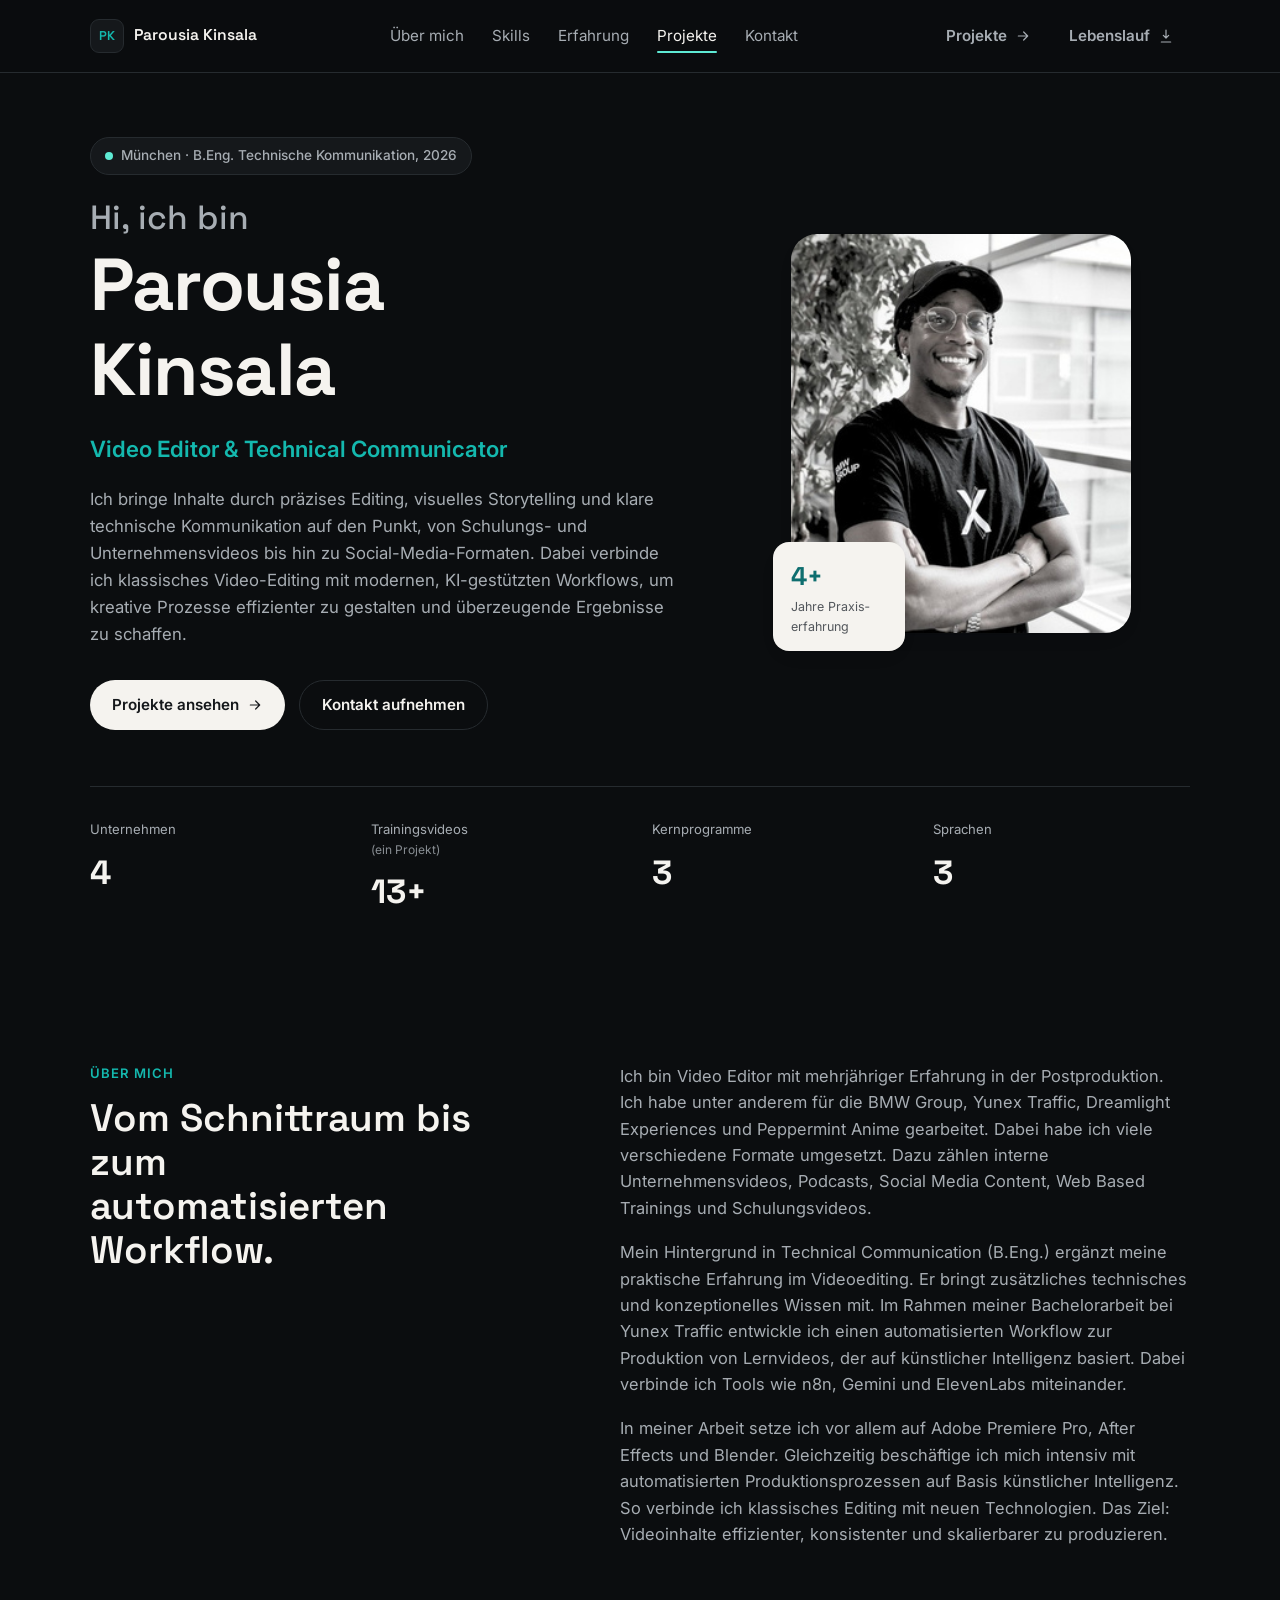
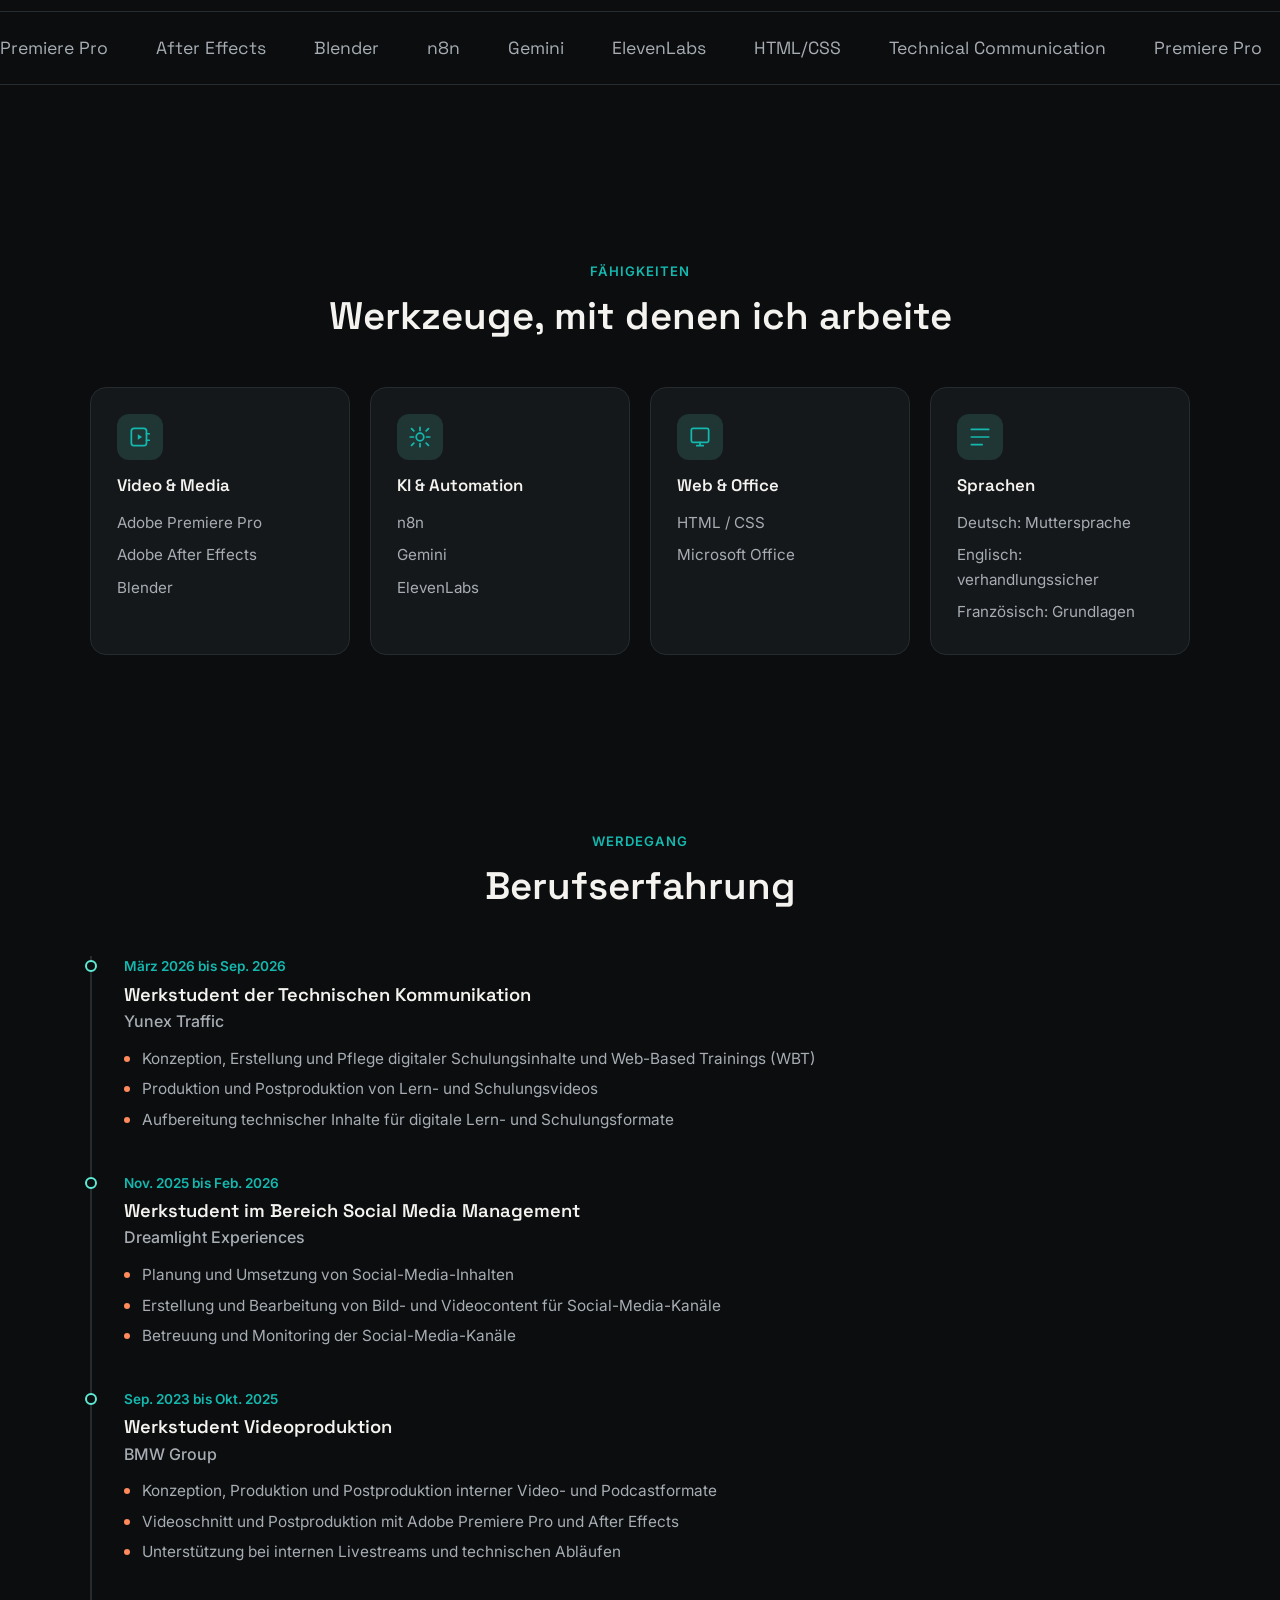
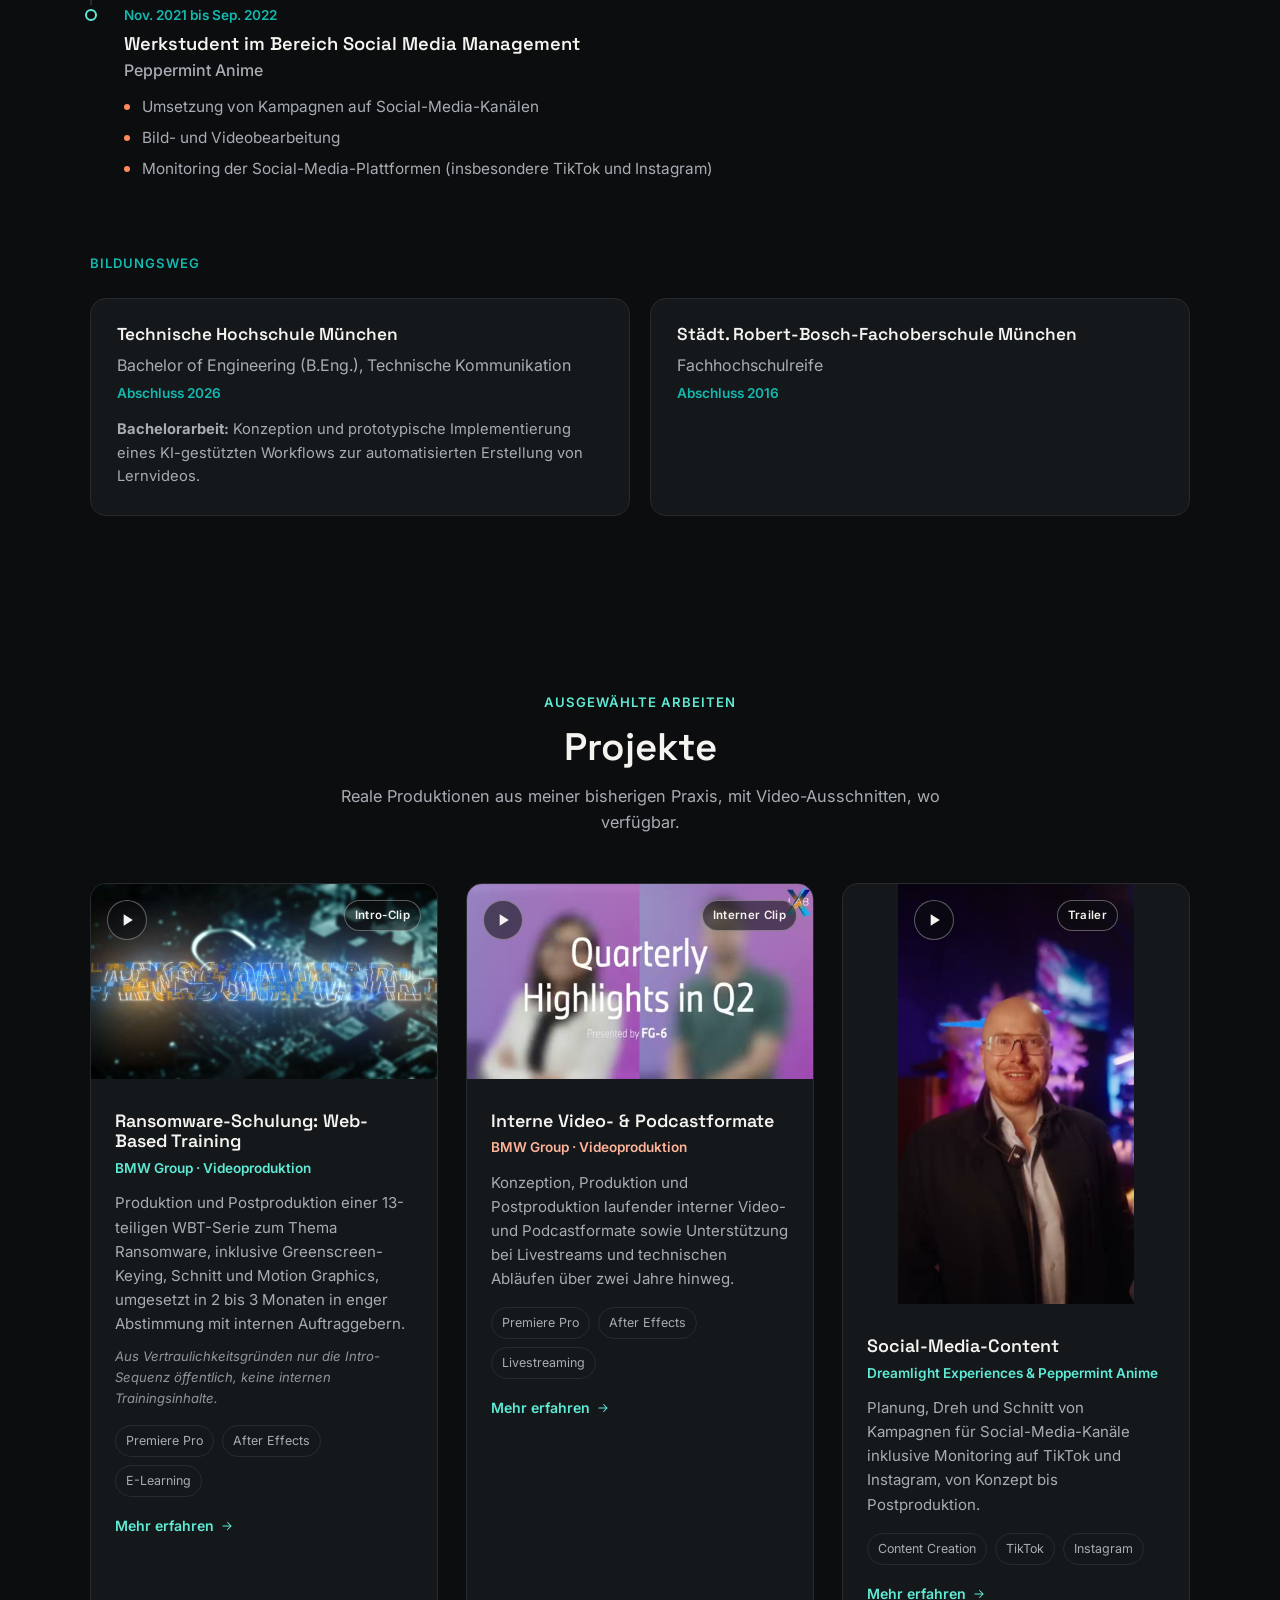
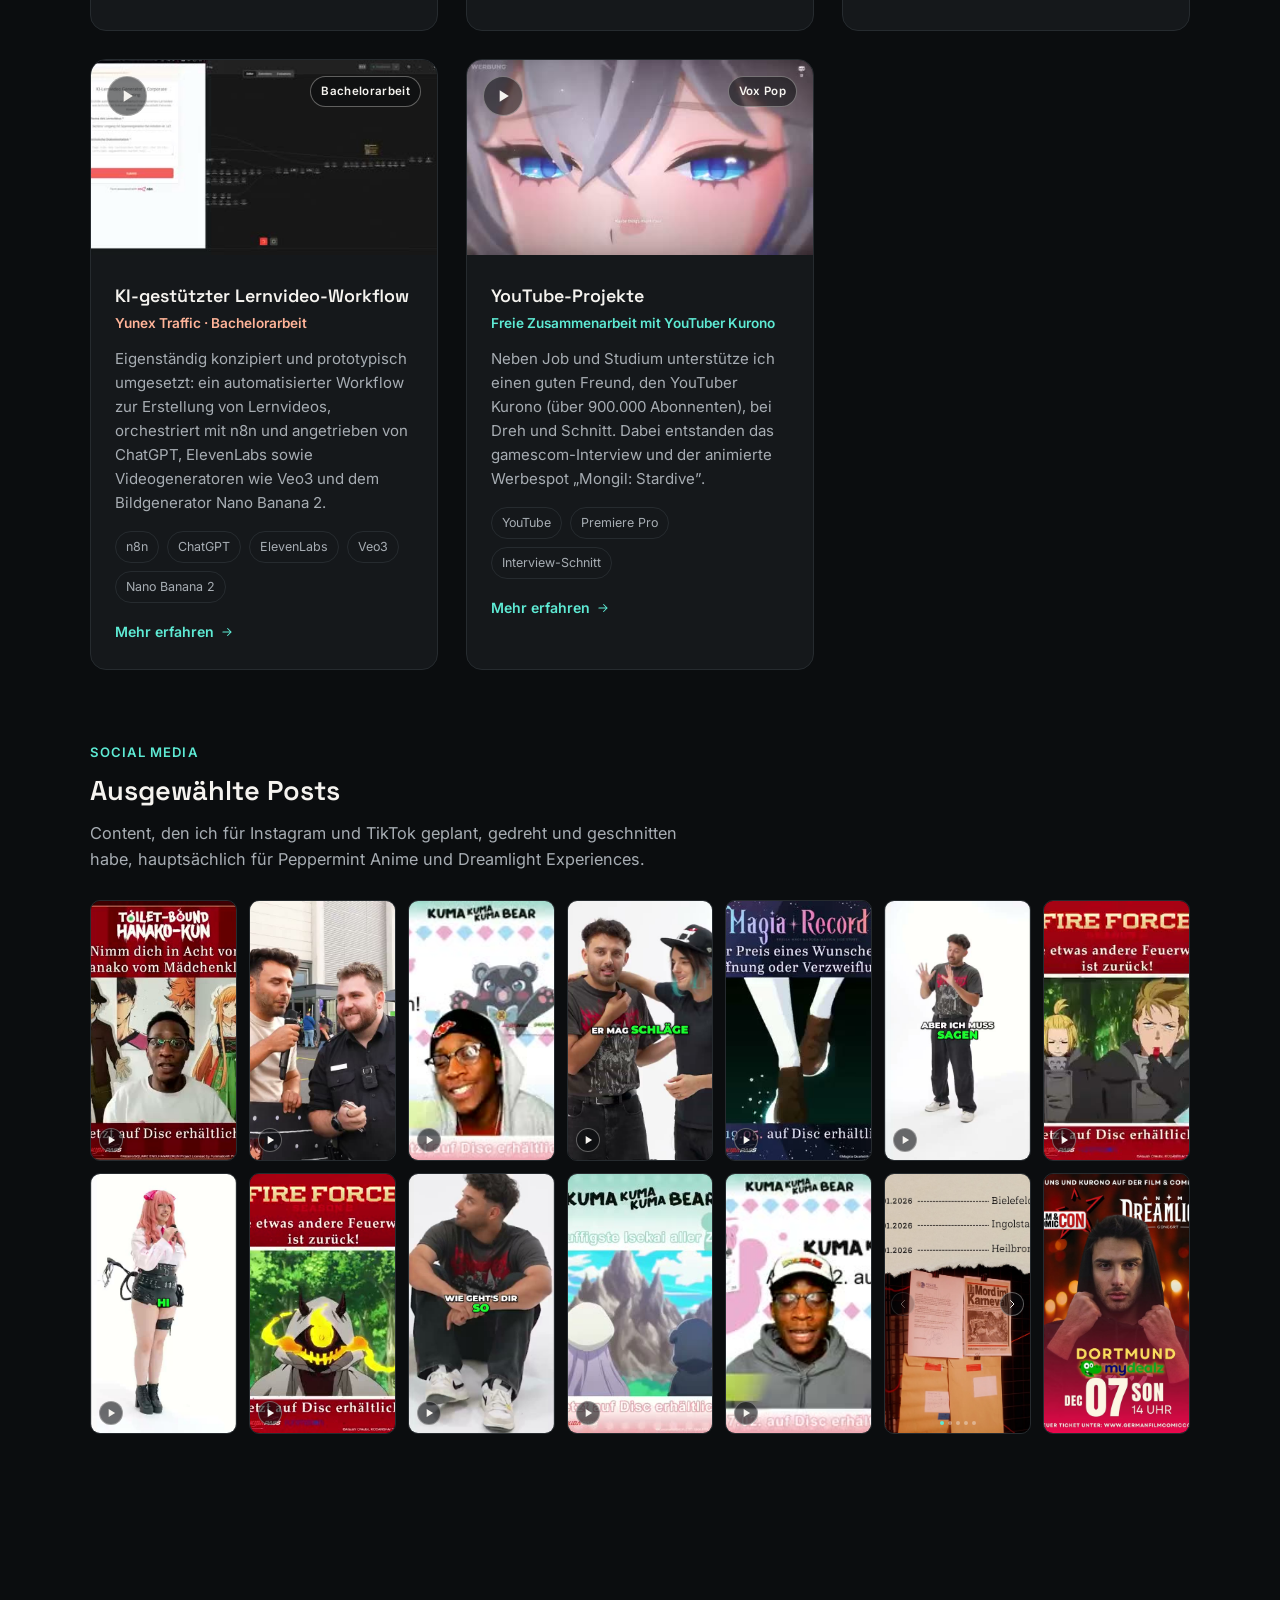
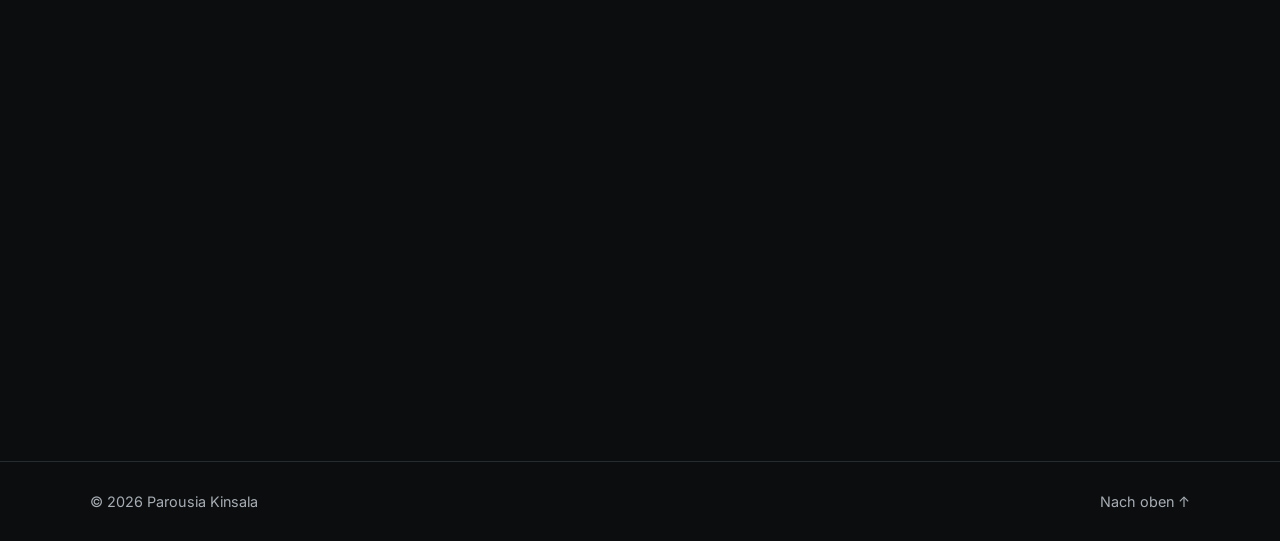
<file: index.html>
<!doctype html>
<html lang="de">
<head>
  <meta charset="UTF-8">
  <meta name="viewport" content="width=device-width, initial-scale=1">
  <title>Parousia Kinsala · Video Editor &amp; Technical Communication</title>
  <meta name="description" content="Portfolio von Parousia Kinsala: Video Editor &amp; Technical Communication Specialist aus München. Schulungsvideos, Social Media Content und KI-gestützte Videoproduktions-Workflows.">
  <link rel="icon" type="image/svg+xml" href="assets/img/favicon.svg">
  <meta name="theme-color" content="#0b0d0f">
  <link rel="preconnect" href="https://fonts.googleapis.com">
  <link rel="preconnect" href="https://fonts.gstatic.com" crossorigin>
  <link href="https://fonts.googleapis.com/css2?family=Space+Grotesk:wght@500;600;700&family=Inter:wght@400;500;600&display=swap" rel="stylesheet">
  <link rel="stylesheet" href="css/styles.css">
</head>
<body>
  <a class="skip-link" href="#main">Zum Inhalt springen</a>

  <header class="site-header">
    <div class="wrap header-inner">
      <a class="logo" href="#top" aria-label="Zum Seitenanfang">
        <span class="logo-mark" aria-hidden="true">PK</span>
        <span class="logo-name">Parousia Kinsala</span>
      </a>

      <nav class="main-nav" id="main-nav" aria-label="Hauptnavigation">
        <ul>
          <li><a href="#about">Über mich</a></li>
          <li><a href="#skills">Skills</a></li>
          <li><a href="#experience">Erfahrung</a></li>
          <li><a href="#projects">Projekte</a></li>
          <li><a href="#contact">Kontakt</a></li>
        </ul>
      </nav>

      <div class="header-actions">
        <a class="btn btn-ghost header-projects-btn" href="#projects">
          Projekte
          <svg class="icon" width="16" height="16" viewBox="0 0 24 24" fill="none" aria-hidden="true"><path d="M5 12h14m0 0-6-6m6 6-6 6" stroke="currentColor" stroke-width="1.8" stroke-linecap="round" stroke-linejoin="round"/></svg>
        </a>
        <a class="btn btn-ghost" href="assets/cv/Lebenslauf-Parousia-Kinsala.pdf" download>
          Lebenslauf
          <svg class="icon" width="16" height="16" viewBox="0 0 24 24" fill="none" aria-hidden="true"><path d="M12 3v12m0 0-4-4m4 4 4-4M5 21h14" stroke="currentColor" stroke-width="1.8" stroke-linecap="round" stroke-linejoin="round"/></svg>
        </a>
        <button class="nav-toggle" id="nav-toggle" aria-expanded="false" aria-controls="main-nav" aria-label="Menü öffnen">
          <span></span><span></span><span></span>
        </button>
      </div>
    </div>
  </header>

  <main id="main">

    <!-- HERO -->
    <section class="hero" id="top">
      <div class="wrap hero-grid">
        <div class="hero-copy" data-reveal>
          <p class="eyebrow">
            <span class="dot" aria-hidden="true"></span>
            München · B.Eng. Technische Kommunikation, 2026
          </p>
          <h1 class="hero-title">
            Hi, ich bin<br>
            <span class="hero-name">Parousia<br>Kinsala</span>
          </h1>
          <p class="hero-role">Video Editor &amp; Technical&nbsp;Communicator</p>
          <p class="hero-text">
            Ich bringe Inhalte durch präzises Editing, visuelles Storytelling und klare technische
            Kommunikation auf den Punkt, von Schulungs- und Unternehmensvideos bis hin zu
            Social-Media-Formaten. Dabei verbinde ich klassisches Video-Editing mit modernen,
            KI-gestützten Workflows, um kreative Prozesse effizienter zu gestalten und überzeugende
            Ergebnisse zu schaffen.
          </p>
          <div class="hero-actions">
            <a class="btn btn-primary" href="#projects">
              Projekte ansehen
              <svg class="icon" width="16" height="16" viewBox="0 0 24 24" fill="none" aria-hidden="true"><path d="M5 12h14m0 0-6-6m6 6-6 6" stroke="currentColor" stroke-width="1.8" stroke-linecap="round" stroke-linejoin="round"/></svg>
            </a>
            <a class="btn btn-outline" href="#contact">Kontakt aufnehmen</a>
          </div>
        </div>

        <div class="hero-media" data-reveal>
          <div class="hero-photo-frame">
            <img src="assets/img/profile.jpg" alt="Porträt von Parousia Kinsala" width="480" height="560" loading="eager">
          </div>
          <div class="hero-badge">
            <span class="hero-badge-num">4+</span>
            <span class="hero-badge-label">Jahre Praxis&shy;erfahrung</span>
          </div>
        </div>
      </div>

      <div class="wrap">
        <dl class="stats-row" data-reveal>
          <div class="stat">
            <dt>Unternehmen</dt>
            <dd>4</dd>
          </div>
          <div class="stat">
            <dt>Trainingsvideos <span class="stat-sub">(ein Projekt)</span></dt>
            <dd>13+</dd>
          </div>
          <div class="stat">
            <dt>Kernprogramme</dt>
            <dd>3</dd>
          </div>
          <div class="stat">
            <dt>Sprachen</dt>
            <dd>3</dd>
          </div>
        </dl>
      </div>
    </section>

    <!-- ABOUT -->
    <section class="section" id="about">
      <div class="wrap about-grid">
        <div class="section-heading" data-reveal>
          <p class="kicker">Über mich</p>
          <h2>Vom Schnittraum bis zum <br>automatisierten Workflow.</h2>
        </div>
        <div class="about-copy" data-reveal>
          <p>
            Ich bin Video Editor mit mehrjähriger Erfahrung in der Postproduktion. Ich habe unter
            anderem für die BMW Group, Yunex Traffic, Dreamlight Experiences und Peppermint Anime
            gearbeitet. Dabei habe ich viele verschiedene Formate umgesetzt. Dazu zählen interne
            Unternehmensvideos, Podcasts, Social Media Content, Web Based Trainings und
            Schulungsvideos.
          </p>
          <p>
            Mein Hintergrund in Technical Communication (B.Eng.) ergänzt meine praktische Erfahrung
            im Videoediting. Er bringt zusätzliches technisches und konzeptionelles Wissen mit. Im
            Rahmen meiner Bachelorarbeit bei Yunex Traffic entwickle ich einen automatisierten
            Workflow zur Produktion von Lernvideos, der auf künstlicher Intelligenz basiert. Dabei
            verbinde ich Tools wie n8n, Gemini und ElevenLabs miteinander.
          </p>
          <p>
            In meiner Arbeit setze ich vor allem auf Adobe Premiere Pro, After Effects und Blender.
            Gleichzeitig beschäftige ich mich intensiv mit automatisierten Produktionsprozessen auf
            Basis künstlicher Intelligenz. So verbinde ich klassisches Editing mit neuen
            Technologien. Das Ziel: Videoinhalte effizienter, konsistenter und skalierbarer zu
            produzieren.
          </p>
        </div>
      </div>

      <div class="marquee" aria-hidden="true">
        <div class="marquee-track">
          <span>Premiere&nbsp;Pro</span><span>After&nbsp;Effects</span><span>Blender</span><span>n8n</span><span>Gemini</span><span>ElevenLabs</span><span>HTML/CSS</span><span>Technical&nbsp;Communication</span>
          <span>Premiere&nbsp;Pro</span><span>After&nbsp;Effects</span><span>Blender</span><span>n8n</span><span>Gemini</span><span>ElevenLabs</span><span>HTML/CSS</span><span>Technical&nbsp;Communication</span>
        </div>
      </div>
    </section>

    <!-- SKILLS -->
    <section class="section" id="skills">
      <div class="wrap">
        <div class="section-heading center" data-reveal>
          <p class="kicker">Fähigkeiten</p>
          <h2>Werkzeuge, mit denen ich arbeite</h2>
        </div>

        <div class="skills-grid" data-reveal>
          <article class="skill-card">
            <div class="skill-icon" aria-hidden="true">
              <svg width="26" height="26" viewBox="0 0 24 24" fill="none"><path d="M4 6.5A2.5 2.5 0 0 1 6.5 4h9A2.5 2.5 0 0 1 18 6.5v11a2.5 2.5 0 0 1-2.5 2.5h-9A2.5 2.5 0 0 1 4 17.5v-11Z" stroke="currentColor" stroke-width="1.6"/><path d="M10 9.5v5l4-2.5-4-2.5Z" fill="currentColor"/><path d="M18 9h2.5M18 15h2.5" stroke="currentColor" stroke-width="1.6" stroke-linecap="round"/></svg>
            </div>
            <h3>Video &amp; Media</h3>
            <ul>
              <li>Adobe Premiere Pro</li>
              <li>Adobe After Effects</li>
              <li>Blender</li>
            </ul>
          </article>

          <article class="skill-card">
            <div class="skill-icon" aria-hidden="true">
              <svg width="26" height="26" viewBox="0 0 24 24" fill="none"><path d="M12 3v3M12 18v3M4.2 4.2l2.1 2.1M17.7 17.7l2.1 2.1M3 12h3M18 12h3M4.2 19.8l2.1-2.1M17.7 6.3l2.1-2.1" stroke="currentColor" stroke-width="1.6" stroke-linecap="round"/><circle cx="12" cy="12" r="3.5" stroke="currentColor" stroke-width="1.6"/></svg>
            </div>
            <h3>KI &amp; Automation</h3>
            <ul>
              <li>n8n</li>
              <li>Gemini</li>
              <li>ElevenLabs</li>
            </ul>
          </article>

          <article class="skill-card">
            <div class="skill-icon" aria-hidden="true">
              <svg width="26" height="26" viewBox="0 0 24 24" fill="none"><path d="M4 5.5A1.5 1.5 0 0 1 5.5 4h13A1.5 1.5 0 0 1 20 5.5v10a1.5 1.5 0 0 1-1.5 1.5h-13A1.5 1.5 0 0 1 4 15.5v-10Z" stroke="currentColor" stroke-width="1.6"/><path d="M9 20h6M12 17v3" stroke="currentColor" stroke-width="1.6" stroke-linecap="round"/></svg>
            </div>
            <h3>Web &amp; Office</h3>
            <ul>
              <li>HTML / CSS</li>
              <li>Microsoft Office</li>
            </ul>
          </article>

          <article class="skill-card">
            <div class="skill-icon" aria-hidden="true">
              <svg width="26" height="26" viewBox="0 0 24 24" fill="none"><path d="M4 5h16M4 12h16M4 19h10" stroke="currentColor" stroke-width="1.6" stroke-linecap="round"/></svg>
            </div>
            <h3>Sprachen</h3>
            <ul>
              <li>Deutsch: Muttersprache</li>
              <li>Englisch: verhandlungssicher</li>
              <li>Französisch: Grundlagen</li>
            </ul>
          </article>
        </div>
      </div>
    </section>

    <!-- EXPERIENCE -->
    <section class="section" id="experience">
      <div class="wrap">
        <div class="section-heading center" data-reveal>
          <p class="kicker">Werdegang</p>
          <h2>Berufserfahrung</h2>
        </div>

        <ol class="timeline" data-reveal>
          <li class="timeline-item">
            <div class="timeline-marker" aria-hidden="true"></div>
            <div class="timeline-content">
              <p class="timeline-period">März 2026 bis Sep. 2026</p>
              <h3>Werkstudent der Technischen Kommunikation</h3>
              <p class="timeline-company">Yunex Traffic</p>
              <ul>
                <li>Konzeption, Erstellung und Pflege digitaler Schulungsinhalte und Web-Based Trainings (WBT)</li>
                <li>Produktion und Postproduktion von Lern- und Schulungsvideos</li>
                <li>Aufbereitung technischer Inhalte für digitale Lern- und Schulungsformate</li>
              </ul>
            </div>
          </li>
          <li class="timeline-item">
            <div class="timeline-marker" aria-hidden="true"></div>
            <div class="timeline-content">
              <p class="timeline-period">Nov. 2025 bis Feb. 2026</p>
              <h3>Werkstudent im Bereich Social Media Management</h3>
              <p class="timeline-company">Dreamlight Experiences</p>
              <ul>
                <li>Planung und Umsetzung von Social-Media-Inhalten</li>
                <li>Erstellung und Bearbeitung von Bild- und Videocontent für Social-Media-Kanäle</li>
                <li>Betreuung und Monitoring der Social-Media-Kanäle</li>
              </ul>
            </div>
          </li>
          <li class="timeline-item">
            <div class="timeline-marker" aria-hidden="true"></div>
            <div class="timeline-content">
              <p class="timeline-period">Sep. 2023 bis Okt. 2025</p>
              <h3>Werkstudent Videoproduktion</h3>
              <p class="timeline-company">BMW Group</p>
              <ul>
                <li>Konzeption, Produktion und Postproduktion interner Video- und Podcastformate</li>
                <li>Videoschnitt und Postproduktion mit Adobe Premiere Pro und After Effects</li>
                <li>Unterstützung bei internen Livestreams und technischen Abläufen</li>
              </ul>
            </div>
          </li>
          <li class="timeline-item">
            <div class="timeline-marker" aria-hidden="true"></div>
            <div class="timeline-content">
              <p class="timeline-period">Nov. 2021 bis Sep. 2022</p>
              <h3>Werkstudent im Bereich Social Media Management</h3>
              <p class="timeline-company">Peppermint Anime</p>
              <ul>
                <li>Umsetzung von Kampagnen auf Social-Media-Kanälen</li>
                <li>Bild- und Videobearbeitung</li>
                <li>Monitoring der Social-Media-Plattformen (insbesondere TikTok und Instagram)</li>
              </ul>
            </div>
          </li>
        </ol>

        <div class="education" data-reveal>
          <p class="kicker">Bildungsweg</p>
          <div class="education-grid">
            <div class="education-card">
              <h3>Technische Hochschule München</h3>
              <p class="education-degree">Bachelor of Engineering (B.Eng.), Technische Kommunikation</p>
              <p class="education-period">Abschluss 2026</p>
              <p class="education-thesis">
                <strong>Bachelorarbeit:</strong> Konzeption und prototypische Implementierung eines
                KI-gestützten Workflows zur automatisierten Erstellung von Lernvideos.
              </p>
            </div>
            <div class="education-card">
              <h3>Städt. Robert-Bosch-Fachoberschule München</h3>
              <p class="education-degree">Fachhochschulreife</p>
              <p class="education-period">Abschluss 2016</p>
            </div>
          </div>
        </div>
      </div>
    </section>

    <!-- PROJECTS (dark cinematic) -->
    <section class="section section-dark" id="projects">
      <div class="wrap">
        <div class="section-heading center" data-reveal>
          <p class="kicker kicker-dark">Ausgewählte Arbeiten</p>
          <h2 class="on-dark">Projekte</h2>
          <p class="section-lede on-dark-soft">
            Reale Produktionen aus meiner bisherigen Praxis, mit Video-Ausschnitten, wo verfügbar.
          </p>
        </div>

        <div class="projects-grid" data-reveal>

          <article class="project-card">
            <div class="project-frame" data-tone="teal">
              <video class="project-art project-video" data-src="assets/video/ransomware_intro.mp4" poster="assets/img/projects/ransomware_intro.jpg" muted loop playsinline preload="none" aria-label="Titel-Sequenz der Ransomware Web-Based-Training-Serie"></video>
              <span class="project-play" aria-hidden="true">
                <svg width="20" height="20" viewBox="0 0 24 24" fill="currentColor"><path d="M8 5v14l11-7L8 5Z"/></svg>
              </span>
              <span class="project-badge">Intro-Clip</span>
            </div>
            <div class="project-body">
              <h3>Ransomware-Schulung: Web-Based Training</h3>
              <p class="project-meta">BMW Group · Videoproduktion</p>
              <p>
                Produktion und Postproduktion einer 13-teiligen WBT-Serie zum Thema Ransomware,
                inklusive Greenscreen-Keying, Schnitt und Motion Graphics, umgesetzt in 2 bis 3
                Monaten in enger Abstimmung mit internen Auftraggebern.
              </p>
              <p class="project-note">Aus Vertraulichkeitsgründen nur die Intro-Sequenz öffentlich, keine internen Trainingsinhalte.</p>
              <ul class="tag-list">
                <li>Premiere&nbsp;Pro</li><li>After&nbsp;Effects</li><li>E-Learning</li>
              </ul>
              <a class="project-link" href="project.html?id=ransomware-wbt">Mehr erfahren <svg width="14" height="14" viewBox="0 0 24 24" fill="none" aria-hidden="true"><path d="M5 12h14m0 0-6-6m6 6-6 6" stroke="currentColor" stroke-width="1.8" stroke-linecap="round" stroke-linejoin="round"/></svg></a>
            </div>
          </article>

          <article class="project-card">
            <div class="project-frame" data-tone="orange">
              <video class="project-art project-video" data-src="assets/video/bmw_gesamt.mp4" poster="assets/img/projects/bmw_gesamt.jpg" muted loop playsinline preload="none" aria-label="Ausschnitt aus einem internen BMW-Videoformat"></video>
              <span class="project-play" aria-hidden="true">
                <svg width="20" height="20" viewBox="0 0 24 24" fill="currentColor"><path d="M8 5v14l11-7L8 5Z"/></svg>
              </span>
              <span class="project-badge">Interner Clip</span>
            </div>
            <div class="project-body">
              <h3>Interne Video- &amp; Podcastformate</h3>
              <p class="project-meta">BMW Group · Videoproduktion</p>
              <p>
                Konzeption, Produktion und Postproduktion laufender interner Video- und
                Podcastformate sowie Unterstützung bei Livestreams und technischen Abläufen über
                zwei Jahre hinweg.
              </p>
              <ul class="tag-list">
                <li>Premiere&nbsp;Pro</li><li>After&nbsp;Effects</li><li>Livestreaming</li>
              </ul>
              <a class="project-link" href="project.html?id=bmw-intern">Mehr erfahren <svg width="14" height="14" viewBox="0 0 24 24" fill="none" aria-hidden="true"><path d="M5 12h14m0 0-6-6m6 6-6 6" stroke="currentColor" stroke-width="1.8" stroke-linecap="round" stroke-linejoin="round"/></svg></a>
            </div>
          </article>

          <article class="project-card">
            <div class="project-frame" data-tone="teal" data-orientation="portrait">
              <video class="project-art project-video" data-src="assets/video/dreamlight.mp4" poster="assets/img/projects/dreamlight.jpg" muted loop playsinline preload="none" aria-label="Ausschnitt aus dem Dreamlight-Experiences-Trailer"></video>
              <span class="project-play" aria-hidden="true">
                <svg width="20" height="20" viewBox="0 0 24 24" fill="currentColor"><path d="M8 5v14l11-7L8 5Z"/></svg>
              </span>
              <span class="project-badge">Trailer</span>
            </div>
            <div class="project-body">
              <h3>Social-Media-Content</h3>
              <p class="project-meta">Dreamlight Experiences &amp; Peppermint Anime</p>
              <p>
                Planung, Dreh und Schnitt von Kampagnen für Social-Media-Kanäle inklusive
                Monitoring auf TikTok und Instagram, von Konzept bis Postproduktion.
              </p>
              <ul class="tag-list">
                <li>Content Creation</li><li>TikTok</li><li>Instagram</li>
              </ul>
              <a class="project-link" href="project.html?id=social-media-content">Mehr erfahren <svg width="14" height="14" viewBox="0 0 24 24" fill="none" aria-hidden="true"><path d="M5 12h14m0 0-6-6m6 6-6 6" stroke="currentColor" stroke-width="1.8" stroke-linecap="round" stroke-linejoin="round"/></svg></a>
            </div>
          </article>

          <article class="project-card">
            <div class="project-frame" data-tone="orange">
              <video class="project-art project-video" data-src="assets/video/ki_workflow.mp4" poster="assets/img/projects/ki_workflow.jpg" muted loop playsinline preload="none" aria-label="Der n8n-Workflow des KI-gestützten Lernvideo-Generators"></video>
              <span class="project-play" aria-hidden="true">
                <svg width="20" height="20" viewBox="0 0 24 24" fill="currentColor"><path d="M8 5v14l11-7L8 5Z"/></svg>
              </span>
              <span class="project-badge">Bachelorarbeit</span>
            </div>
            <div class="project-body">
              <h3>KI-gestützter Lernvideo-Workflow</h3>
              <p class="project-meta">Yunex Traffic · Bachelorarbeit</p>
              <p>
                Eigenständig konzipiert und prototypisch umgesetzt: ein automatisierter Workflow zur
                Erstellung von Lernvideos, orchestriert mit n8n und angetrieben von ChatGPT,
                ElevenLabs sowie Videogeneratoren wie Veo3 und dem Bildgenerator Nano Banana 2.
              </p>
              <ul class="tag-list">
                <li>n8n</li><li>ChatGPT</li><li>ElevenLabs</li><li>Veo3</li><li>Nano Banana 2</li>
              </ul>
              <a class="project-link" href="project.html?id=ki-workflow">Mehr erfahren <svg width="14" height="14" viewBox="0 0 24 24" fill="none" aria-hidden="true"><path d="M5 12h14m0 0-6-6m6 6-6 6" stroke="currentColor" stroke-width="1.8" stroke-linecap="round" stroke-linejoin="round"/></svg></a>
            </div>
          </article>

          <article class="project-card">
            <div class="project-frame" data-tone="teal">
              <video class="project-art project-video" data-src="assets/video/mongil.mp4" poster="assets/img/projects/mongil.jpg" muted loop playsinline preload="none" aria-label="Animierter Werbespot Mongil: Stardive"></video>
              <span class="project-play" aria-hidden="true">
                <svg width="20" height="20" viewBox="0 0 24 24" fill="currentColor"><path d="M8 5v14l11-7L8 5Z"/></svg>
              </span>
              <span class="project-badge">Vox Pop</span>
            </div>
            <div class="project-body">
              <h3>YouTube-Projekte</h3>
              <p class="project-meta">Freie Zusammenarbeit mit YouTuber Kurono</p>
              <p>
                Neben Job und Studium unterstütze ich einen guten Freund, den YouTuber Kurono (über
                900.000 Abonnenten), bei Dreh und Schnitt. Dabei entstanden das gamescom-Interview
                und der animierte Werbespot „Mongil: Stardive”.
              </p>
              <ul class="tag-list">
                <li>YouTube</li><li>Premiere&nbsp;Pro</li><li>Interview-Schnitt</li>
              </ul>
              <a class="project-link" href="project.html?id=youtube-projects">Mehr erfahren <svg width="14" height="14" viewBox="0 0 24 24" fill="none" aria-hidden="true"><path d="M5 12h14m0 0-6-6m6 6-6 6" stroke="currentColor" stroke-width="1.8" stroke-linecap="round" stroke-linejoin="round"/></svg></a>
            </div>
          </article>

        </div>

        <div class="social-showcase" data-reveal>
          <p class="kicker kicker-dark">Social Media</p>
          <h3 class="on-dark social-showcase-title">Ausgewählte Posts</h3>
          <p class="section-lede on-dark-soft more-work-lede">
            Content, den ich für Instagram und TikTok geplant, gedreht und geschnitten habe,
            hauptsächlich für Peppermint Anime und Dreamlight Experiences.
          </p>
          <div class="social-grid">
            <figure class="social-item">
              <video class="social-media" data-src="assets/video/tiktok_hanako.mp4" poster="assets/img/projects/tiktok_hanako.jpg" muted loop playsinline preload="none" aria-label="TikTok zu Toilet-Bound Hanako-Kun für Peppermint Anime"></video>
              <span class="social-play" aria-hidden="true"><svg width="14" height="14" viewBox="0 0 24 24" fill="currentColor"><path d="M8 5v14l11-7L8 5Z"/></svg></span>
            </figure>
            <figure class="social-item">
              <video class="social-media" data-src="assets/video/tiktok_crazycosplay.mp4" poster="assets/img/projects/tiktok_crazycosplay.jpg" muted loop playsinline preload="none" aria-label="TikTok Cosplay-Feature für Peppermint Anime"></video>
              <span class="social-play" aria-hidden="true"><svg width="14" height="14" viewBox="0 0 24 24" fill="currentColor"><path d="M8 5v14l11-7L8 5Z"/></svg></span>
            </figure>
            <figure class="social-item">
              <video class="social-media" data-src="assets/video/tiktok_kuma.mp4" poster="assets/img/projects/tiktok_kuma.jpg" muted loop playsinline preload="none" aria-label="TikTok zu Kuma Kuma Kuma Bear für Peppermint Anime"></video>
              <span class="social-play" aria-hidden="true"><svg width="14" height="14" viewBox="0 0 24 24" fill="currentColor"><path d="M8 5v14l11-7L8 5Z"/></svg></span>
            </figure>
            <figure class="social-item">
              <video class="social-media" data-src="assets/video/tiktok_schmerzen.mp4" poster="assets/img/projects/tiktok_schmerzen.jpg" muted loop playsinline preload="none" aria-label="TikTok Cosplay-Interview für Peppermint Anime"></video>
              <span class="social-play" aria-hidden="true"><svg width="14" height="14" viewBox="0 0 24 24" fill="currentColor"><path d="M8 5v14l11-7L8 5Z"/></svg></span>
            </figure>
            <figure class="social-item">
              <video class="social-media" data-src="assets/video/tiktok_iroha.mp4" poster="assets/img/projects/tiktok_iroha.jpg" muted loop playsinline preload="none" aria-label="TikTok zu Magia Record für Peppermint Anime"></video>
              <span class="social-play" aria-hidden="true"><svg width="14" height="14" viewBox="0 0 24 24" fill="currentColor"><path d="M8 5v14l11-7L8 5Z"/></svg></span>
            </figure>
            <figure class="social-item">
              <video class="social-media" data-src="assets/video/tiktok_uwu.mp4" poster="assets/img/projects/tiktok_uwu.jpg" muted loop playsinline preload="none" aria-label="TikTok Gruppen-Cosplay für Peppermint Anime"></video>
              <span class="social-play" aria-hidden="true"><svg width="14" height="14" viewBox="0 0 24 24" fill="currentColor"><path d="M8 5v14l11-7L8 5Z"/></svg></span>
            </figure>
            <figure class="social-item">
              <video class="social-media" data-src="assets/video/tiktok_flammenhunde.mp4" poster="assets/img/projects/tiktok_flammenhunde.jpg" muted loop playsinline preload="none" aria-label="TikTok zu Fire Force für Peppermint Anime"></video>
              <span class="social-play" aria-hidden="true"><svg width="14" height="14" viewBox="0 0 24 24" fill="currentColor"><path d="M8 5v14l11-7L8 5Z"/></svg></span>
            </figure>
            <figure class="social-item">
              <video class="social-media" data-src="assets/video/tiktok_wieheisstdu.mp4" poster="assets/img/projects/tiktok_wieheisstdu.jpg" muted loop playsinline preload="none" aria-label="TikTok Convention-Interview für Peppermint Anime"></video>
              <span class="social-play" aria-hidden="true"><svg width="14" height="14" viewBox="0 0 24 24" fill="currentColor"><path d="M8 5v14l11-7L8 5Z"/></svg></span>
            </figure>
            <figure class="social-item">
              <video class="social-media" data-src="assets/video/tiktok_juggernaut.mp4" poster="assets/img/projects/tiktok_juggernaut.jpg" muted loop playsinline preload="none" aria-label="TikTok zu Fire Force für Peppermint Anime"></video>
              <span class="social-play" aria-hidden="true"><svg width="14" height="14" viewBox="0 0 24 24" fill="currentColor"><path d="M8 5v14l11-7L8 5Z"/></svg></span>
            </figure>
            <figure class="social-item">
              <video class="social-media" data-src="assets/video/tiktok_unddir.mp4" poster="assets/img/projects/tiktok_unddir.jpg" muted loop playsinline preload="none" aria-label="TikTok Convention-Interview für Peppermint Anime"></video>
              <span class="social-play" aria-hidden="true"><svg width="14" height="14" viewBox="0 0 24 24" fill="currentColor"><path d="M8 5v14l11-7L8 5Z"/></svg></span>
            </figure>
            <figure class="social-item">
              <video class="social-media" data-src="assets/video/tiktok_haltstill.mp4" poster="assets/img/projects/tiktok_haltstill.jpg" muted loop playsinline preload="none" aria-label="TikTok zu Kuma Kuma Kuma Bear für Peppermint Anime"></video>
              <span class="social-play" aria-hidden="true"><svg width="14" height="14" viewBox="0 0 24 24" fill="currentColor"><path d="M8 5v14l11-7L8 5Z"/></svg></span>
            </figure>
            <figure class="social-item">
              <video class="social-media" data-src="assets/video/tiktok_disc.mp4" poster="assets/img/projects/tiktok_disc.jpg" muted loop playsinline preload="none" aria-label="TikTok zur Disc-Veröffentlichung von Kuma Kuma Kuma Bear für Peppermint Anime"></video>
              <span class="social-play" aria-hidden="true"><svg width="14" height="14" viewBox="0 0 24 24" fill="currentColor"><path d="M8 5v14l11-7L8 5Z"/></svg></span>
            </figure>
            <figure class="social-item social-item-carousel carousel" data-orientation="portrait">
              <div class="carousel-track">
                <div class="carousel-slide"><img src="assets/img/projects/social_post_dreamlight.jpg" alt="Instagram-Post 'Neues Jahr, neue Fälle' für Dreamlight Experiences, Folie 1 von 5" loading="lazy"></div>
                <div class="carousel-slide"><img src="assets/img/projects/social_post_dreamlight_2.jpg" alt="Instagram-Post 'Neues Jahr, neue Fälle' für Dreamlight Experiences, Folie 2 von 5" loading="lazy"></div>
                <div class="carousel-slide"><img src="assets/img/projects/social_post_dreamlight_3.jpg" alt="Instagram-Post 'Neues Jahr, neue Fälle' für Dreamlight Experiences, Folie 3 von 5" loading="lazy"></div>
                <div class="carousel-slide"><img src="assets/img/projects/social_post_dreamlight_4.jpg" alt="Instagram-Post 'Neues Jahr, neue Fälle' für Dreamlight Experiences, Folie 4 von 5" loading="lazy"></div>
                <div class="carousel-slide"><img src="assets/img/projects/social_post_dreamlight_5.jpg" alt="Instagram-Post 'Neues Jahr, neue Fälle' für Dreamlight Experiences, Folie 5 von 5" loading="lazy"></div>
              </div>
              <button class="carousel-btn carousel-prev" aria-label="Vorheriges Bild">
                <svg width="16" height="16" viewBox="0 0 24 24" fill="none"><path d="M15 5l-7 7 7 7" stroke="currentColor" stroke-width="2" stroke-linecap="round" stroke-linejoin="round"/></svg>
              </button>
              <button class="carousel-btn carousel-next" aria-label="Nächstes Bild">
                <svg width="16" height="16" viewBox="0 0 24 24" fill="none"><path d="M9 5l7 7-7 7" stroke="currentColor" stroke-width="2" stroke-linecap="round" stroke-linejoin="round"/></svg>
              </button>
              <div class="carousel-dots">
                <button class="carousel-dot" aria-label="Folie 1"></button>
                <button class="carousel-dot" aria-label="Folie 2"></button>
                <button class="carousel-dot" aria-label="Folie 3"></button>
                <button class="carousel-dot" aria-label="Folie 4"></button>
                <button class="carousel-dot" aria-label="Folie 5"></button>
              </div>
            </figure>
            <figure class="social-item social-item-image">
              <img class="social-media" src="assets/img/projects/social_post_comiccon.jpg" alt="Instagram-Post von der German Comic Con Dortmund für Peppermint Anime" loading="lazy">
            </figure>
          </div>
        </div>
      </div>
    </section>

    <!-- CONTACT -->
    <section class="section" id="contact">
      <div class="wrap contact-grid">
        <div class="section-heading" data-reveal>
          <p class="kicker">Kontakt</p>
          <h2>Lass uns über dein<br>nächstes Projekt sprechen.</h2>
          <p class="section-lede">
            Ob Schulungsvideo, internes Format oder KI-gestützter Produktionsworkflow,
            ich freue mich über eine Nachricht.
          </p>
        </div>

        <div class="contact-card" data-reveal>
          <a class="contact-row" href="mailto:Parousia.kinsala@hotmail.de">
            <span class="contact-icon" aria-hidden="true">
              <svg width="20" height="20" viewBox="0 0 24 24" fill="none"><path d="M4 6h16v12H4V6Z" stroke="currentColor" stroke-width="1.6"/><path d="m4 7 8 6 8-6" stroke="currentColor" stroke-width="1.6" stroke-linecap="round" stroke-linejoin="round"/></svg>
            </span>
            <span>
              <span class="contact-label">E-Mail</span>
              <span class="contact-value">Parousia.kinsala@hotmail.de</span>
            </span>
          </a>
          <a class="contact-row" href="tel:+4917684585250">
            <span class="contact-icon" aria-hidden="true">
              <svg width="20" height="20" viewBox="0 0 24 24" fill="none"><path d="M5 4h4l2 5-2.5 1.5a11 11 0 0 0 5 5L15 13l5 2v4a2 2 0 0 1-2 2c-8 0-15-7-15-15a2 2 0 0 1 2-2Z" stroke="currentColor" stroke-width="1.6" stroke-linejoin="round"/></svg>
            </span>
            <span>
              <span class="contact-label">Telefon</span>
              <span class="contact-value">+49 176 84585250</span>
            </span>
          </a>
          <div class="contact-row contact-row-static">
            <span class="contact-icon" aria-hidden="true">
              <svg width="20" height="20" viewBox="0 0 24 24" fill="none"><path d="M12 21s7-6.2 7-11.5A7 7 0 0 0 5 9.5C5 14.8 12 21 12 21Z" stroke="currentColor" stroke-width="1.6"/><circle cx="12" cy="9.5" r="2.3" stroke="currentColor" stroke-width="1.6"/></svg>
            </span>
            <span>
              <span class="contact-label">Standort</span>
              <span class="contact-value">München, Deutschland</span>
            </span>
          </div>

          <div class="social-row">
            <a class="social-link" href="#" aria-label="LinkedIn-Profil (folgt in Kürze)" title="LinkedIn: folgt in Kürze">
              <svg width="18" height="18" viewBox="0 0 24 24" fill="currentColor"><path d="M6.94 8.5H3.56V20h3.38V8.5ZM5.25 3.5a1.96 1.96 0 1 0 0 3.92 1.96 1.96 0 0 0 0-3.92ZM20.5 20h-3.37v-5.6c0-1.34-.03-3.06-1.87-3.06-1.87 0-2.16 1.46-2.16 2.96V20H9.74V8.5h3.24v1.57h.05c.45-.85 1.55-1.75 3.19-1.75 3.41 0 4.28 2.25 4.28 5.17V20Z"/></svg>
            </a>
            <a class="social-link" href="#" aria-label="Behance-Profil (folgt in Kürze)" title="Behance: folgt in Kürze">
              <svg width="18" height="18" viewBox="0 0 24 24" fill="currentColor"><path d="M4 7h6.4c2.9 0 4 1.3 4 3.1 0 1.3-.7 2.1-1.7 2.6 1.4.4 2.3 1.5 2.3 3.1 0 2.2-1.7 3.5-4.5 3.5H4V7Zm2.7 5h3.1c1.1 0 1.9-.5 1.9-1.5 0-1.1-.8-1.5-1.9-1.5H6.7v3Zm0 5.2h3.4c1.3 0 2-.6 2-1.7 0-1.1-.8-1.7-2.1-1.7H6.7v3.4ZM15 9.6h5.4v1.4H15V9.6ZM17.6 12c-2.2 0-3.7 1.5-3.7 4 0 2.6 1.6 3.9 3.8 3.9 1.7 0 2.9-.7 3.4-2.1h-2c-.2.5-.7.8-1.4.8-1 0-1.6-.6-1.7-1.8h5.2v-.6c0-2.6-1.5-4.2-3.6-4.2Zm-1.6 3.1c.1-1 .7-1.6 1.6-1.6.9 0 1.5.6 1.5 1.6h-3.1Z"/></svg>
            </a>
            <a class="social-link" href="#" aria-label="Instagram-Profil (folgt in Kürze)" title="Instagram: folgt in Kürze">
              <svg width="18" height="18" viewBox="0 0 24 24" fill="currentColor"><path d="M12 8.4a3.6 3.6 0 1 0 0 7.2 3.6 3.6 0 0 0 0-7.2Zm0 5.9a2.3 2.3 0 1 1 0-4.6 2.3 2.3 0 0 1 0 4.6Zm4.6-6.1a.84.84 0 1 1-1.68 0 .84.84 0 0 1 1.68 0ZM20 8.1c-.06-1.2-.33-2.27-1.2-3.14-.87-.87-1.94-1.14-3.14-1.2-1.24-.07-4.96-.07-6.2 0-1.2.06-2.26.33-3.14 1.2-.87.87-1.13 1.94-1.2 3.14-.07 1.24-.07 4.96 0 6.2.06 1.2.33 2.27 1.2 3.14.88.87 1.94 1.14 3.14 1.2 1.24.07 4.96.07 6.2 0 1.2-.06 2.27-.33 3.14-1.2.87-.87 1.14-1.94 1.2-3.14.07-1.24.07-4.95 0-6.2ZM18.4 16a3.6 3.6 0 0 1-2 2c-1.4.56-4.7.43-6.4.43s-5 .13-6.4-.43a3.6 3.6 0 0 1-2-2c-.56-1.4-.43-4.7-.43-6.4s-.13-5 .43-6.4a3.6 3.6 0 0 1 2-2c1.4-.56 4.7-.43 6.4-.43s5-.13 6.4.43a3.6 3.6 0 0 1 2 2c.56 1.4.43 4.7.43 6.4s.13 5-.43 6.4Z"/></svg>
            </a>
          </div>
        </div>
      </div>
    </section>

  </main>

  <footer class="site-footer">
    <div class="wrap footer-inner">
      <p>© <span id="year"></span> Parousia Kinsala</p>
      <a href="#top">Nach oben ↑</a>
    </div>
  </footer>

  <script src="js/carousel.js"></script>
  <script src="js/main.js"></script>
</body>
</html>
</file>
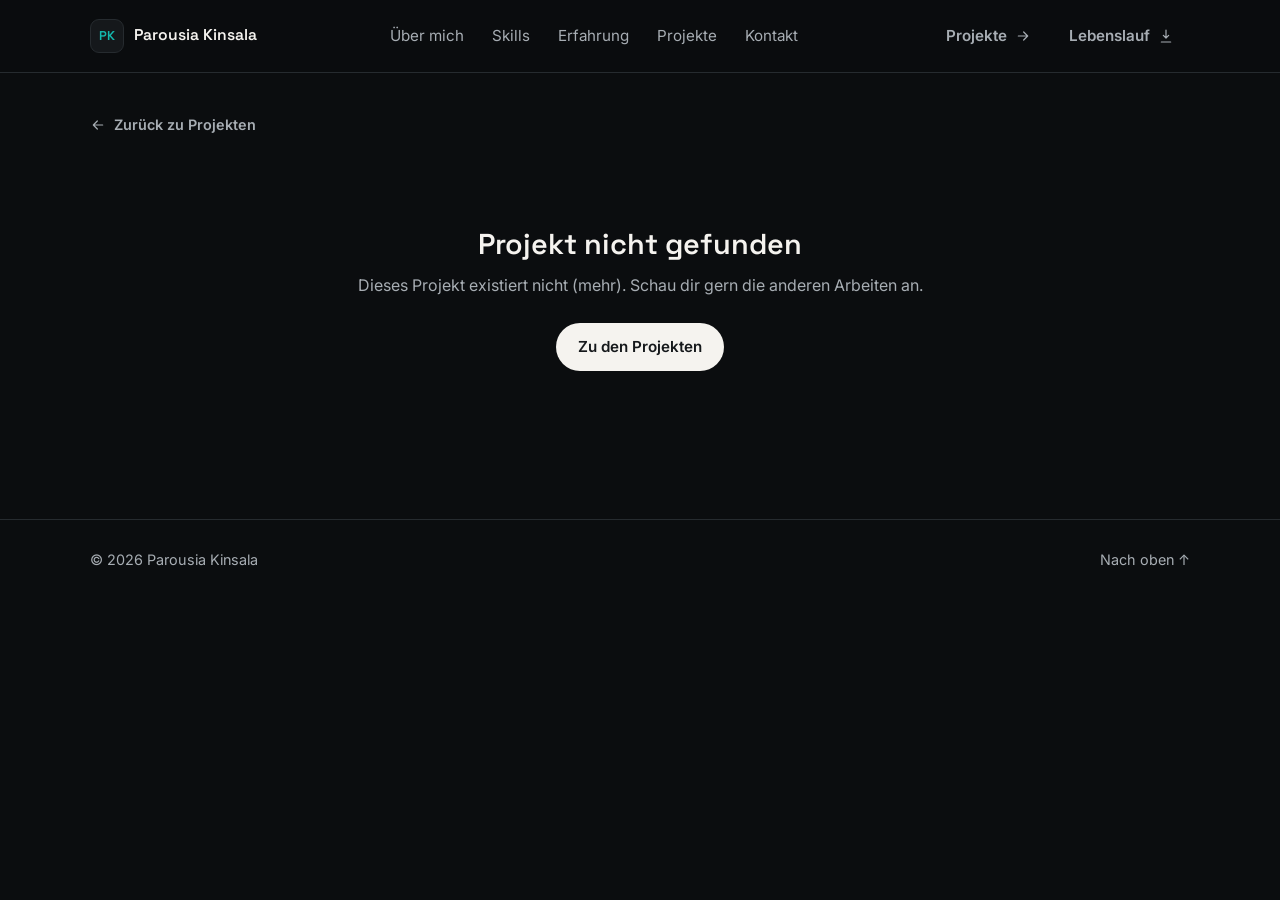
<file: project.html>
<!doctype html>
<html lang="de">
<head>
  <meta charset="UTF-8">
  <meta name="viewport" content="width=device-width, initial-scale=1">
  <title>Projekt · Parousia Kinsala</title>
  <meta name="description" content="Projekt-Detailseite von Parousia Kinsala: Video Editor & Technical Communication Specialist aus München.">
  <link rel="icon" type="image/svg+xml" href="assets/img/favicon.svg">
  <meta name="theme-color" content="#0b0d0f">
  <link rel="preconnect" href="https://fonts.googleapis.com">
  <link rel="preconnect" href="https://fonts.gstatic.com" crossorigin>
  <link href="https://fonts.googleapis.com/css2?family=Space+Grotesk:wght@500;600;700&family=Inter:wght@400;500;600&display=swap" rel="stylesheet">
  <link rel="stylesheet" href="css/styles.css">
</head>
<body>
  <a class="skip-link" href="#main">Zum Inhalt springen</a>

  <header class="site-header">
    <div class="wrap header-inner">
      <a class="logo" href="index.html#top" aria-label="Zur Startseite">
        <span class="logo-mark" aria-hidden="true">PK</span>
        <span class="logo-name">Parousia Kinsala</span>
      </a>

      <nav class="main-nav" id="main-nav" aria-label="Hauptnavigation">
        <ul>
          <li><a href="index.html#about">Über mich</a></li>
          <li><a href="index.html#skills">Skills</a></li>
          <li><a href="index.html#experience">Erfahrung</a></li>
          <li><a href="index.html#projects">Projekte</a></li>
          <li><a href="index.html#contact">Kontakt</a></li>
        </ul>
      </nav>

      <div class="header-actions">
        <a class="btn btn-ghost header-projects-btn" href="index.html#projects">
          Projekte
          <svg class="icon" width="16" height="16" viewBox="0 0 24 24" fill="none" aria-hidden="true"><path d="M5 12h14m0 0-6-6m6 6-6 6" stroke="currentColor" stroke-width="1.8" stroke-linecap="round" stroke-linejoin="round"/></svg>
        </a>
        <a class="btn btn-ghost" href="assets/cv/Lebenslauf-Parousia-Kinsala.pdf" download>
          Lebenslauf
          <svg class="icon" width="16" height="16" viewBox="0 0 24 24" fill="none" aria-hidden="true"><path d="M12 3v12m0 0-4-4m4 4 4-4M5 21h14" stroke="currentColor" stroke-width="1.8" stroke-linecap="round" stroke-linejoin="round"/></svg>
        </a>
        <button class="nav-toggle" id="nav-toggle" aria-expanded="false" aria-controls="main-nav" aria-label="Menü öffnen">
          <span></span><span></span><span></span>
        </button>
      </div>
    </div>
  </header>

  <main id="main">
    <section class="section project-detail">
      <div class="wrap">
        <a class="back-link" href="index.html#projects">
          <svg width="16" height="16" viewBox="0 0 24 24" fill="none" aria-hidden="true"><path d="M19 12H5m0 0 6-6m-6 6 6 6" stroke="currentColor" stroke-width="1.8" stroke-linecap="round" stroke-linejoin="round"/></svg>
          Zurück zu Projekten
        </a>

        <div id="project-content" data-reveal>
          <p class="project-detail-loading">Projekt wird geladen…</p>
        </div>
      </div>
    </section>
  </main>

  <footer class="site-footer">
    <div class="wrap footer-inner">
      <p>© <span id="year"></span> Parousia Kinsala</p>
      <a href="index.html#top">Nach oben ↑</a>
    </div>
  </footer>

  <script src="js/projects-data.js"></script>
  <script src="js/project.js"></script>
  <script src="js/carousel.js"></script>
  <script src="js/main.js"></script>
</body>
</html>
</file>
<file: css/styles.css>
/* ============================================
   Parousia Kinsala — Portfolio
   Design concept: film color-grading duotone
   (teal / orange) on a dark "cinema" base —
   the whole site as one continuous dark room.
   ============================================ */

:root {
  color-scheme: dark;

  /* Base palette (dark) */
  --bg: #0b0d0f;
  --bg-alt: #15181b;
  --ink: #f5f3ef;
  --ink-soft: #a7adb3;
  --border: #262b2f;

  /* Accents (film grading: teal + orange), tuned for dark surfaces */
  --teal: #14b8ae;
  --teal-bright: #5eead4;
  --orange: #ff8a5c;
  --orange-bright: #ffb499;

  /* Fixed-purpose tokens for the few light "spotlight" chips
     (hero badge, skip link) that stay light regardless of theme */
  --chip-bg: #f5f3ef;
  --chip-ink: #0b0d0f;
  --chip-ink-soft: #52565b;
  --chip-teal: #0e6e6f;

  /* Legacy aliases: earlier the site had a separate light theme
     with one dark "cinema" section; now everything is that dark
     section, so these simply mirror the base tokens. */
  --dark-bg: var(--bg);
  --dark-surface: var(--bg-alt);
  --dark-border: var(--border);
  --dark-ink: var(--ink);
  --dark-ink-soft: var(--ink-soft);

  /* Type */
  --font-display: "Space Grotesk", "Inter", system-ui, sans-serif;
  --font-body: "Inter", system-ui, sans-serif;

  /* Layout */
  --container: 1180px;
  --radius-sm: 10px;
  --radius-md: 16px;
  --radius-lg: 26px;

  --shadow-card: 0 1px 2px rgba(20, 24, 27, 0.04), 0 8px 24px -12px rgba(20, 24, 27, 0.14);
}

/* ---------- Reset ---------- */
*, *::before, *::after { box-sizing: border-box; }
html { -webkit-text-size-adjust: 100%; }
html, body { min-height: 100dvh; }
body {
  margin: 0;
  background: var(--bg);
  color: var(--ink);
  font-family: var(--font-body);
  font-size: 16px;
  line-height: 1.6;
  -webkit-font-smoothing: antialiased;
}
img { max-width: 100%; display: block; }
ul, ol { margin: 0; padding: 0; list-style: none; }
a { color: inherit; text-decoration: none; }
h1, h2, h3, h4 { font-family: var(--font-display); font-weight: 600; line-height: 1.15; margin: 0; }
p { margin: 0; }
button { font: inherit; color: inherit; background: none; border: none; padding: 0; }

@media (prefers-reduced-motion: reduce) {
  *, *::before, *::after {
    animation-duration: 0.001ms !important;
    animation-iteration-count: 1 !important;
    transition-duration: 0.001ms !important;
    scroll-behavior: auto !important;
  }
}

:focus-visible {
  outline: 2.5px solid var(--teal-bright);
  outline-offset: 3px;
  border-radius: 4px;
}

.skip-link {
  position: fixed;
  top: -100px;
  left: 16px;
  z-index: 1000;
  background: var(--chip-bg);
  color: var(--chip-ink);
  padding: 10px 16px;
  border-radius: var(--radius-sm);
  transition: top 0.2s ease;
}
.skip-link:focus { top: 16px; }

html { scroll-behavior: smooth; }
section[id] { scroll-margin-top: 90px; }

.wrap {
  max-width: var(--container);
  margin-inline: auto;
  padding-inline: 24px;
}

@media (min-width: 768px) {
  .wrap { padding-inline: 40px; }
}

/* ---------- Buttons ---------- */
.btn {
  display: inline-flex;
  align-items: center;
  gap: 8px;
  padding: 12px 22px;
  border-radius: 999px;
  font-weight: 600;
  font-size: 0.95rem;
  white-space: nowrap;
  cursor: pointer;
  transition: transform 0.18s ease, background-color 0.18s ease, color 0.18s ease, border-color 0.18s ease;
  min-height: 44px;
}
.btn .icon { flex-shrink: 0; transition: transform 0.18s ease; }
.btn:hover { transform: translateY(-1px); }
.btn-primary { background: var(--ink); color: var(--bg-alt); }
.btn-primary:hover { background: var(--teal); }
.btn-primary:hover .icon { transform: translateX(2px); }
.btn-outline { border: 1.5px solid var(--border); color: var(--ink); }
.btn-outline:hover { border-color: var(--ink); }
.btn-ghost { color: var(--ink-soft); padding: 10px 16px; }
.btn-ghost:hover { color: var(--ink); }

/* ---------- Header ---------- */
.site-header {
  position: sticky;
  top: 0;
  z-index: 100;
  background: color-mix(in srgb, var(--bg) 88%, transparent);
  backdrop-filter: blur(10px);
  border-bottom: 1px solid var(--border);
}
.header-inner {
  display: flex;
  align-items: center;
  justify-content: space-between;
  gap: 16px;
  height: 72px;
}
.logo { display: flex; align-items: center; gap: 10px; font-family: var(--font-display); font-weight: 600; }
.logo-mark {
  display: grid; place-items: center;
  width: 34px; height: 34px;
  border-radius: 9px;
  background: var(--bg-alt);
  border: 1px solid var(--border);
  color: var(--teal);
  font-size: 0.8rem;
  letter-spacing: 0.02em;
}
.logo-name { font-size: 0.98rem; }
@media (max-width: 560px) { .logo-name { display: none; } }

.main-nav ul { display: flex; gap: 28px; }
.main-nav a {
  font-size: 0.95rem;
  color: var(--ink-soft);
  position: relative;
  padding: 4px 0;
}
.main-nav a:hover { color: var(--ink); }
.main-nav a.active { color: var(--ink); }
.main-nav a.active::after {
  content: "";
  position: absolute;
  left: 0; right: 0; bottom: -4px;
  height: 2px;
  background: var(--teal-bright);
  border-radius: 2px;
}

.header-actions { display: flex; align-items: center; gap: 6px; }

@media (max-width: 680px) {
  .header-projects-btn { display: none; }
}

.nav-toggle {
  display: none;
  flex-direction: column;
  justify-content: center;
  gap: 5px;
  width: 44px;
  height: 44px;
  border-radius: 10px;
  cursor: pointer;
}
.nav-toggle span {
  display: block;
  width: 20px;
  height: 2px;
  background: var(--ink);
  margin-inline: auto;
  transition: transform 0.25s ease, opacity 0.25s ease;
}
.nav-toggle[aria-expanded="true"] span:nth-child(1) { transform: translateY(7px) rotate(45deg); }
.nav-toggle[aria-expanded="true"] span:nth-child(2) { opacity: 0; }
.nav-toggle[aria-expanded="true"] span:nth-child(3) { transform: translateY(-7px) rotate(-45deg); }

@media (max-width: 860px) {
  .nav-toggle { display: flex; }
  .main-nav {
    position: absolute;
    top: 72px; left: 0; right: 0;
    background: var(--bg-alt);
    border-bottom: 1px solid var(--border);
    max-height: 0;
    overflow: hidden;
    transition: max-height 0.3s ease;
  }
  .main-nav.open { max-height: 320px; }
  .main-nav ul { flex-direction: column; gap: 0; padding: 8px 24px 16px; }
  .main-nav a { display: block; padding: 12px 0; border-bottom: 1px solid var(--border); }
}

/* ---------- Reveal-on-scroll ---------- */
[data-reveal] {
  opacity: 0;
  transform: translateY(16px);
  transition: opacity 0.6s ease, transform 0.6s ease;
}
[data-reveal].is-visible { opacity: 1; transform: none; }

/* ---------- Hero ---------- */
.hero { padding-top: 64px; padding-bottom: 56px; }
.hero-grid {
  display: grid;
  gap: 40px;
  align-items: center;
}
@media (min-width: 900px) {
  .hero-grid { grid-template-columns: 1.15fr 0.85fr; gap: 24px; }
}

.eyebrow {
  display: inline-flex;
  align-items: center;
  gap: 8px;
  font-size: 0.85rem;
  font-weight: 500;
  color: var(--ink-soft);
  background: var(--bg-alt);
  border: 1px solid var(--border);
  padding: 7px 14px;
  border-radius: 999px;
  margin-bottom: 24px;
}
.eyebrow .dot { width: 8px; height: 8px; border-radius: 50%; background: var(--teal-bright); flex-shrink: 0; }

.hero-title {
  font-size: clamp(1.6rem, 3.2vw, 2.1rem);
  font-weight: 500;
  color: var(--ink-soft);
}
.hero-name {
  display: inline-block;
  font-size: clamp(2.6rem, 7vw, 4.6rem);
  font-weight: 700;
  color: var(--ink);
  letter-spacing: -0.02em;
  margin-top: 6px;
}
.hero-role {
  margin-top: 18px;
  font-size: clamp(1.1rem, 2vw, 1.4rem);
  color: var(--teal);
  font-weight: 600;
}
.hero-text {
  margin-top: 20px;
  max-width: 54ch;
  color: var(--ink-soft);
  font-size: 1.05rem;
}
.hero-actions { display: flex; flex-wrap: wrap; gap: 14px; margin-top: 32px; }

.hero-media { position: relative; justify-self: center; }
.hero-photo-frame {
  width: min(340px, 78vw);
  aspect-ratio: 4 / 4.7;
  border-radius: var(--radius-lg);
  overflow: hidden;
  background: var(--dark-bg);
  box-shadow: var(--shadow-card);
  position: relative;
}
.hero-photo-frame img { width: 100%; height: 100%; object-fit: cover; }
.hero-badge {
  position: absolute;
  bottom: -18px;
  left: -18px;
  background: var(--chip-bg);
  color: var(--chip-ink);
  border-radius: var(--radius-md);
  padding: 14px 18px;
  display: flex;
  flex-direction: column;
  box-shadow: var(--shadow-card);
}
.hero-badge-num { font-family: var(--font-display); font-size: 1.6rem; font-weight: 700; color: var(--chip-teal); }
.hero-badge-label { font-size: 0.78rem; color: var(--chip-ink-soft); max-width: 12ch; }

.stats-row {
  margin: 56px 0 0;
  padding-top: 32px;
  border-top: 1px solid var(--border);
  display: grid;
  grid-template-columns: repeat(2, 1fr);
  gap: 24px;
}
@media (min-width: 700px) { .stats-row { grid-template-columns: repeat(4, 1fr); } }
.stat dt { font-size: 0.82rem; color: var(--ink-soft); }
.stat-sub { display: block; font-size: 0.75rem; opacity: 0.8; }
.stat dd { margin: 6px 0 0; font-family: var(--font-display); font-size: clamp(1.6rem, 3vw, 2.1rem); font-weight: 700; }

/* ---------- Sections ---------- */
.section { padding: 88px 0; }
.kicker {
  font-size: 0.82rem;
  font-weight: 600;
  letter-spacing: 0.08em;
  text-transform: uppercase;
  color: var(--teal);
  margin: 0 0 12px;
}
.kicker-dark { color: var(--teal-bright); }
.section-heading h2 { font-size: clamp(1.7rem, 3.4vw, 2.4rem); }
.section-heading.center { text-align: center; max-width: 640px; margin-inline: auto; }
.section-lede { margin-top: 14px; color: var(--ink-soft); font-size: 1.02rem; }
.on-dark { color: var(--dark-ink); }
.on-dark-soft { color: var(--dark-ink-soft); }

/* About */
.about-grid { display: grid; gap: 40px; }
@media (min-width: 900px) { .about-grid { grid-template-columns: 0.9fr 1.1fr; gap: 64px; } }
.about-copy { display: flex; flex-direction: column; gap: 18px; color: var(--ink-soft); font-size: 1.03rem; }

.marquee {
  margin-top: 64px;
  border-top: 1px solid var(--border);
  border-bottom: 1px solid var(--border);
  overflow: hidden;
  padding: 22px 0;
}
.marquee-track {
  display: flex;
  width: max-content;
  gap: 48px;
  font-family: var(--font-display);
  font-size: 1.1rem;
  color: var(--ink-soft);
  animation: marquee 28s linear infinite;
}
.marquee-track span { white-space: nowrap; }
@keyframes marquee {
  from { transform: translateX(0); }
  to { transform: translateX(-50%); }
}

/* Skills */
.skills-grid {
  margin-top: 48px;
  display: grid;
  gap: 20px;
  grid-template-columns: repeat(auto-fit, minmax(230px, 1fr));
}
.skill-card {
  background: var(--bg-alt);
  border: 1px solid var(--border);
  border-radius: var(--radius-md);
  padding: 26px;
  transition: border-color 0.2s ease, transform 0.2s ease;
}
.skill-card:hover { border-color: var(--teal-bright); transform: translateY(-3px); }
.skill-icon {
  width: 46px; height: 46px;
  display: grid; place-items: center;
  border-radius: 12px;
  background: color-mix(in srgb, var(--teal-bright) 14%, transparent);
  color: var(--teal);
  margin-bottom: 16px;
}
.skill-card h3 { font-size: 1.05rem; margin-bottom: 12px; }
.skill-card li { color: var(--ink-soft); font-size: 0.95rem; padding: 4px 0; }

/* Experience timeline */
.timeline { margin-top: 48px; display: flex; flex-direction: column; gap: 0; position: relative; }
.timeline-item {
  position: relative;
  padding-left: 32px;
  padding-bottom: 40px;
  border-left: 2px solid var(--border);
}
.timeline-item:last-child { border-left-color: transparent; padding-bottom: 0; }
.timeline-marker {
  position: absolute;
  left: -7px; top: 4px;
  width: 12px; height: 12px;
  border-radius: 50%;
  background: var(--bg);
  border: 2.5px solid var(--teal-bright);
}
.timeline-period { font-size: 0.85rem; color: var(--teal); font-weight: 600; margin-bottom: 6px; }
.timeline-content h3 { font-size: 1.15rem; margin-bottom: 4px; }
.timeline-company { color: var(--ink-soft); font-weight: 500; margin-bottom: 12px; }
.timeline-content ul { display: flex; flex-direction: column; gap: 6px; }
.timeline-content li {
  color: var(--ink-soft);
  font-size: 0.96rem;
  padding-left: 18px;
  position: relative;
}
.timeline-content li::before {
  content: "";
  position: absolute;
  left: 0; top: 9px;
  width: 6px; height: 6px;
  border-radius: 50%;
  background: var(--orange);
}

.education { margin-top: 72px; }
.education-grid { margin-top: 24px; display: grid; gap: 20px; grid-template-columns: repeat(auto-fit, minmax(260px, 1fr)); }
.education-card {
  background: var(--bg-alt);
  border: 1px solid var(--border);
  border-radius: var(--radius-md);
  padding: 26px;
}
.education-card h3 { font-size: 1.08rem; margin-bottom: 8px; }
.education-degree { color: var(--ink-soft); margin-bottom: 4px; }
.education-period { font-size: 0.85rem; color: var(--teal); font-weight: 600; margin-bottom: 14px; }
.education-thesis { font-size: 0.92rem; color: var(--ink-soft); line-height: 1.6; }

/* ---------- Dark cinema section ---------- */
.section-dark {
  background: var(--dark-bg);
  color: var(--dark-ink);
}
.projects-grid {
  margin-top: 48px;
  display: grid;
  gap: 28px;
  grid-template-columns: repeat(auto-fit, minmax(280px, 1fr));
}
.project-card {
  position: relative;
  background: var(--dark-surface);
  border: 1px solid var(--dark-border);
  border-radius: var(--radius-md);
  overflow: hidden;
  cursor: pointer;
  transition: transform 0.25s ease, border-color 0.25s ease;
}
.project-card:hover { transform: translateY(-4px); border-color: var(--teal-bright); }
.project-frame { position: relative; aspect-ratio: 16 / 9; background: var(--dark-surface); }
.project-frame[data-orientation="portrait"] { aspect-ratio: 9 / 16; max-height: 420px; margin-inline: auto; }
.project-art { width: 100%; height: 100%; }
video.project-art { object-fit: cover; background: var(--dark-bg); }
.project-play {
  position: absolute;
  top: 16px; left: 16px;
  width: 40px; height: 40px;
  border-radius: 50%;
  display: grid; place-items: center;
  background: rgba(11, 13, 15, 0.55);
  border: 1px solid rgba(245, 243, 239, 0.35);
  color: var(--dark-ink);
}
.project-badge {
  position: absolute;
  top: 16px; right: 16px;
  font-size: 0.72rem;
  font-weight: 600;
  letter-spacing: 0.03em;
  padding: 5px 10px;
  border-radius: 999px;
  background: rgba(11, 13, 15, 0.55);
  border: 1px solid rgba(245, 243, 239, 0.35);
}
.project-body { padding: 24px; }
.project-body h3 { font-size: 1.12rem; margin-bottom: 6px; }
.project-meta { font-size: 0.85rem; color: var(--teal-bright); font-weight: 600; margin-bottom: 12px; }
.project-body p:not(.project-meta) { color: var(--dark-ink-soft); font-size: 0.94rem; line-height: 1.6; }
.tag-list { margin-top: 16px; display: flex; flex-wrap: wrap; gap: 8px; }
.tag-list li {
  font-size: 0.78rem;
  color: var(--dark-ink-soft);
  border: 1px solid var(--dark-border);
  padding: 5px 10px;
  border-radius: 999px;
}
.project-frame[data-tone="orange"] ~ .project-body .project-meta { color: var(--orange-bright); }
.project-link {
  position: relative;
  display: inline-flex;
  align-items: center;
  gap: 6px;
  margin-top: 18px;
  font-size: 0.88rem;
  font-weight: 600;
  color: var(--teal-bright);
  transition: gap 0.18s ease;
}
.project-link svg { transition: transform 0.18s ease; }
.project-card:hover .project-link { gap: 9px; }
.project-card:hover .project-link svg { transform: translateX(2px); }
/* Stretched-link: absolute positioning resolves against the nearest
   positioned ancestor (.project-card), so this covers the whole card
   regardless of how tall the text content above it is. */
.project-link::after { content: ""; position: absolute; inset: 0; }
.project-note {
  margin-top: 10px;
  font-size: 0.82rem !important;
  font-style: italic;
  color: var(--dark-ink-soft) !important;
  opacity: 0.85;
}

/* Weitere Produktionen (reel strip) */
.more-work { margin-top: 72px; }
.more-work-lede { max-width: 60ch; }
.reel-strip {
  margin-top: 28px;
  display: flex;
  gap: 16px;
  overflow-x: auto;
  padding-bottom: 8px;
  scroll-snap-type: x proximity;
  -webkit-overflow-scrolling: touch;
}
.reel-strip::-webkit-scrollbar { height: 6px; }
.reel-strip::-webkit-scrollbar-thumb { background: var(--dark-border); border-radius: 999px; }
.reel-card {
  position: relative;
  flex: 0 0 auto;
  width: 200px;
  aspect-ratio: 9 / 16;
  border-radius: var(--radius-sm);
  overflow: hidden;
  scroll-snap-align: start;
  background: var(--dark-surface);
  border: 1px solid var(--dark-border);
  transition: border-color 0.25s ease, transform 0.25s ease;
}
.reel-card:hover { border-color: var(--teal-bright); transform: translateY(-3px); }
.reel-video { width: 100%; height: 100%; object-fit: cover; background: var(--dark-bg); }
.reel-play {
  position: absolute;
  top: 10px; left: 10px;
  width: 30px; height: 30px;
  border-radius: 50%;
  display: grid; place-items: center;
  background: rgba(11, 13, 15, 0.55);
  border: 1px solid rgba(245, 243, 239, 0.35);
  color: var(--dark-ink);
}
.reel-label {
  position: absolute;
  left: 0; right: 0; bottom: 0;
  padding: 20px 10px 10px;
  font-size: 0.72rem;
  font-weight: 600;
  color: var(--dark-ink);
  background: linear-gradient(to top, rgba(11,13,15,0.92), transparent);
}

/* Social Media showcase */
.social-showcase { margin-top: 72px; }
.social-showcase-title { font-size: clamp(1.3rem, 2.4vw, 1.7rem); margin-top: 4px; }
.social-grid {
  margin-top: 28px;
  display: grid;
  grid-template-columns: repeat(auto-fill, minmax(130px, 1fr));
  gap: 12px;
}
.social-item {
  position: relative;
  margin: 0;
  aspect-ratio: 9 / 16;
  border-radius: var(--radius-sm);
  overflow: hidden;
  background: var(--dark-surface);
  border: 1px solid var(--dark-border);
  transition: border-color 0.2s ease, transform 0.2s ease;
}
.social-item:hover { border-color: var(--teal-bright); transform: translateY(-2px); }
.social-media { width: 100%; height: 100%; object-fit: cover; background: var(--dark-bg); }
.social-item-image .social-media { object-fit: cover; }
.social-play {
  position: absolute;
  bottom: 8px; left: 8px;
  width: 24px; height: 24px;
  border-radius: 50%;
  display: grid; place-items: center;
  background: rgba(11, 13, 15, 0.6);
  border: 1px solid rgba(245, 243, 239, 0.35);
  color: var(--dark-ink);
}

/* Compact carousel variant used for the multi-image social post tile */
.social-item-carousel .carousel-track { width: 100%; height: 100%; }
.social-item-carousel .carousel-btn { width: 24px; height: 24px; }
.social-item-carousel .carousel-prev { left: 6px; }
.social-item-carousel .carousel-next { right: 6px; }
.social-item-carousel .carousel-btn svg { width: 12px; height: 12px; }
.social-item-carousel .carousel-dots { bottom: 8px; gap: 4px; }
.social-item-carousel .carousel-dot { width: 4px; height: 4px; }

/* ---------- Contact ---------- */
.contact-grid { display: grid; gap: 40px; }
@media (min-width: 900px) { .contact-grid { grid-template-columns: 1fr 1fr; gap: 64px; align-items: start; } }
.contact-card {
  background: var(--bg-alt);
  border: 1px solid var(--border);
  border-radius: var(--radius-lg);
  padding: 30px;
  box-shadow: var(--shadow-card);
}
.contact-row {
  display: flex;
  align-items: center;
  gap: 16px;
  padding: 16px 4px;
  border-bottom: 1px solid var(--border);
  min-height: 44px;
}
.contact-row:last-of-type { border-bottom: none; }
a.contact-row:hover .contact-value { color: var(--teal); }
.contact-icon {
  width: 42px; height: 42px;
  flex-shrink: 0;
  display: grid; place-items: center;
  border-radius: 11px;
  background: color-mix(in srgb, var(--teal-bright) 14%, transparent);
  color: var(--teal);
}
.contact-label { display: block; font-size: 0.78rem; color: var(--ink-soft); }
.contact-value { display: block; font-weight: 600; transition: color 0.18s ease; }

.social-row { display: flex; gap: 12px; margin-top: 22px; }
.social-link {
  width: 44px; height: 44px;
  display: grid; place-items: center;
  border-radius: 50%;
  border: 1px solid var(--border);
  color: var(--ink-soft);
  transition: border-color 0.18s ease, color 0.18s ease;
}
.social-link:hover { border-color: var(--teal); color: var(--teal); }

/* ---------- Footer ---------- */
.site-footer { border-top: 1px solid var(--border); padding: 28px 0; }
.footer-inner {
  display: flex;
  flex-wrap: wrap;
  gap: 12px;
  justify-content: space-between;
  color: var(--ink-soft);
  font-size: 0.9rem;
}
.footer-inner a:hover { color: var(--teal); }

/* ---------- Project detail page ---------- */
.project-detail { padding-top: 40px; }
.back-link {
  display: inline-flex;
  align-items: center;
  gap: 8px;
  font-size: 0.9rem;
  font-weight: 600;
  color: var(--ink-soft);
  margin-bottom: 32px;
  transition: color 0.18s ease, gap 0.18s ease;
}
.back-link:hover { color: var(--ink); gap: 11px; }

.project-detail-loading { color: var(--ink-soft); }

.detail-head { max-width: 46rem; }
.detail-title { font-size: clamp(2rem, 5vw, 3.2rem); }
.detail-title .accent { color: var(--teal-bright); }
.detail-subtitle { margin-top: 12px; font-size: 1.1rem; color: var(--ink-soft); }

.detail-media {
  position: relative;
  margin-top: 32px;
  border-radius: var(--radius-lg);
  overflow: hidden;
  border: 1px solid var(--border);
  background: var(--bg-alt);
  max-width: 640px;
}
.detail-media:not([data-orientation="portrait"]) { aspect-ratio: 16 / 9; max-width: none; }
.detail-video { width: 100%; height: 100%; object-fit: cover; background: var(--bg); }
.detail-placeholder { width: 100%; height: 100%; }
.detail-placeholder svg { width: 100%; height: 100%; }
.detail-media .project-play {
  top: 20px; left: 20px;
  width: 44px; height: 44px;
}
.detail-media .project-badge { top: 20px; right: 20px; }

/* ---------- Generic swipeable carousel ---------- */
.carousel-track {
  display: flex;
  width: 100%;
  height: 100%;
  overflow-x: auto;
  scroll-snap-type: x mandatory;
  scrollbar-width: none;
  -ms-overflow-style: none;
}
.carousel-track::-webkit-scrollbar { display: none; }
.carousel-slide {
  flex: 0 0 100%;
  scroll-snap-align: start;
  aspect-ratio: 16 / 9;
  position: relative;
}
[data-orientation="portrait"] .carousel-slide { aspect-ratio: 9 / 16; }
.carousel-slide video, .carousel-slide img { width: 100%; height: 100%; object-fit: cover; display: block; background: var(--bg); }
.carousel-slide video { cursor: pointer; }

.sound-toggle {
  position: absolute;
  bottom: 16px; right: 16px;
  width: 36px; height: 36px;
  border-radius: 50%;
  display: grid; place-items: center;
  background: rgba(11, 13, 15, 0.6);
  border: 1px solid rgba(245, 243, 239, 0.35);
  color: var(--dark-ink);
  cursor: pointer;
  z-index: 3;
  transition: background-color 0.18s ease;
}
.sound-toggle:hover { background: rgba(11, 13, 15, 0.85); }
.sound-toggle .icon-unmuted { display: none; }
.sound-toggle.is-unmuted .icon-muted { display: none; }
.sound-toggle.is-unmuted .icon-unmuted { display: block; }
.sound-toggle.is-unmuted { border-color: var(--teal-bright); color: var(--teal-bright); }
.carousel-btn {
  position: absolute;
  top: 50%;
  transform: translateY(-50%);
  width: 40px; height: 40px;
  border-radius: 50%;
  display: grid; place-items: center;
  background: rgba(11, 13, 15, 0.6);
  border: 1px solid rgba(245, 243, 239, 0.35);
  color: var(--dark-ink);
  cursor: pointer;
  z-index: 3;
  transition: background-color 0.18s ease, opacity 0.18s ease;
}
.carousel-btn:hover { background: rgba(11, 13, 15, 0.85); }
.carousel-btn:disabled { opacity: 0.35; cursor: default; }
.carousel-btn[hidden] { display: none; }
.carousel-prev { left: 12px; }
.carousel-next { right: 12px; }
.carousel-dots {
  position: absolute;
  bottom: 14px; left: 50%;
  transform: translateX(-50%);
  display: flex;
  gap: 6px;
  z-index: 3;
}
.carousel-dots[hidden] { display: none; }
.carousel-dot {
  width: 6px; height: 6px;
  border-radius: 50%;
  background: rgba(245, 243, 239, 0.4);
  border: none;
  padding: 0;
  cursor: pointer;
}
.carousel-dot.active { background: var(--teal-bright); }

.detail-grid {
  margin-top: 48px;
  display: grid;
  gap: 40px;
  max-width: 56rem;
}
@media (min-width: 800px) { .detail-grid { grid-template-columns: 1.1fr 0.9fr; gap: 64px; } }
.detail-col h2 { font-size: 1.4rem; margin-bottom: 16px; }
.detail-col h2 + .detail-meta { margin-top: -8px; }
.detail-col h3 { font-size: 1.05rem; margin: 28px 0 14px; }
.detail-col p { color: var(--ink-soft); line-height: 1.7; margin-bottom: 14px; }
.detail-meta { font-size: 0.88rem; color: var(--teal-bright); font-weight: 600; margin-bottom: 16px; }
.detail-gallery-note { margin-top: 18px; }

.detail-col .tag-list li { border-color: var(--border); color: var(--ink-soft); }

.detail-list { display: flex; flex-direction: column; gap: 10px; margin-bottom: 32px; }
.detail-list:last-child { margin-bottom: 0; }
.detail-list li {
  position: relative;
  padding-left: 20px;
  color: var(--ink-soft);
  line-height: 1.6;
}
.detail-list li::before {
  content: "";
  position: absolute;
  left: 0; top: 8px;
  width: 6px; height: 6px;
  border-radius: 50%;
  background: var(--orange);
}
.detail-list-results li::before { background: var(--teal-bright); }

.project-not-found { text-align: center; padding: 60px 0; }
.project-not-found h1 { font-size: 1.8rem; margin-bottom: 12px; }
.project-not-found p { color: var(--ink-soft); margin-bottom: 24px; }
</file>
